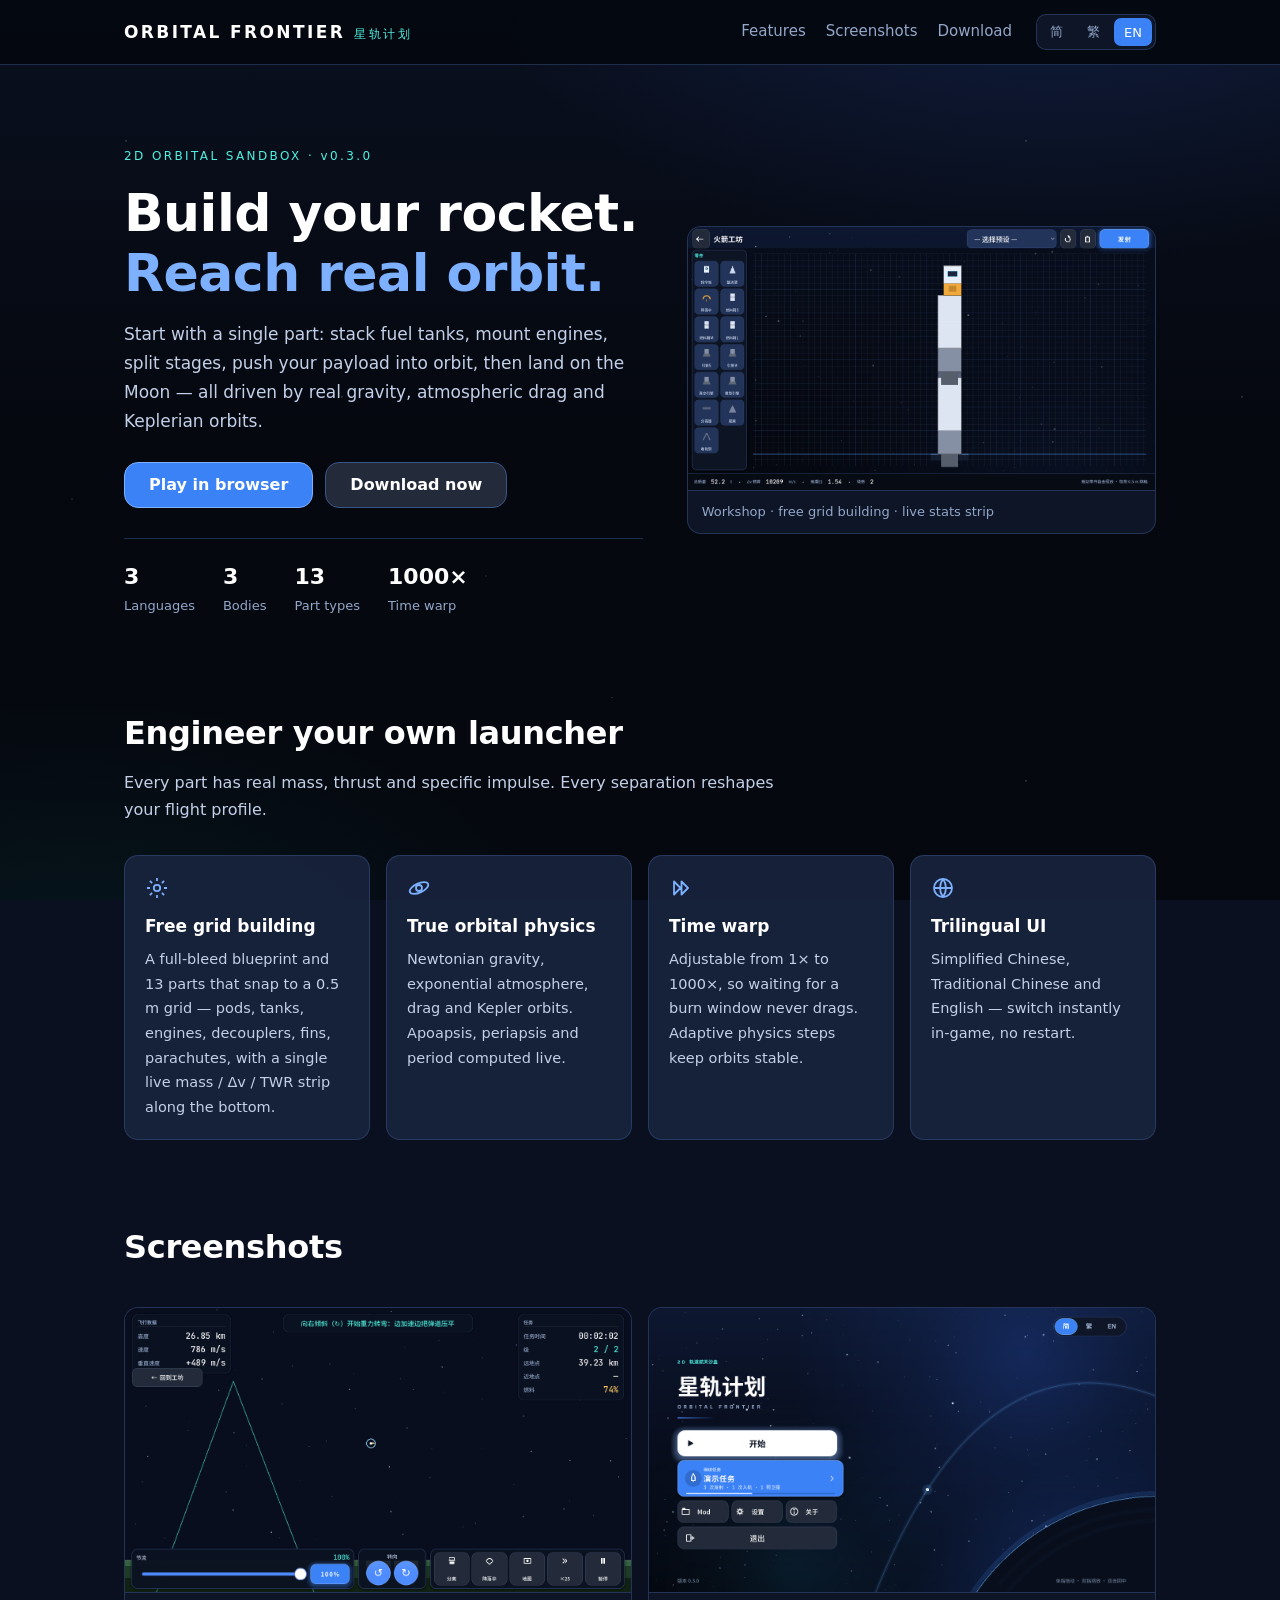
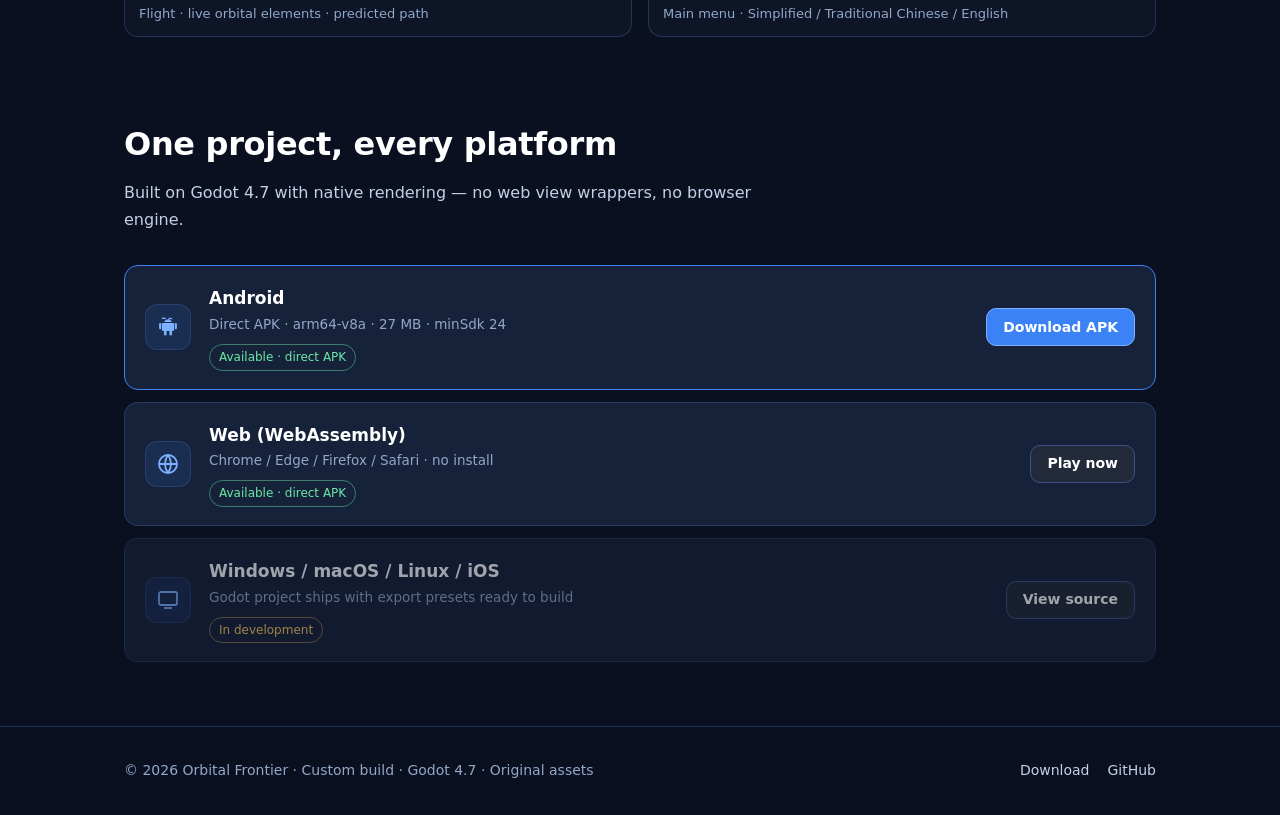
<file: website/index.html>
<!DOCTYPE html>
<html lang="zh-CN">
<head>
<meta charset="UTF-8">
<meta name="viewport" content="width=device-width, initial-scale=1.0">
<title>星轨计划 ORBITAL FRONTIER — 2D 轨道航天沙盒</title>
<meta name="description" content="自由组装多级火箭，在真实引力场中发射、入轨、变轨与着陆。跨平台 2D 轨道航天模拟游戏。">
<link rel="stylesheet" href="assets/style.css">
<link rel="icon" href="data:image/svg+xml,<svg xmlns='http://www.w3.org/2000/svg' viewBox='0 0 32 32'><rect width='32' height='32' rx='7' fill='%230a1020'/><circle cx='16' cy='16' r='5' fill='%233b82f6'/><ellipse cx='16' cy='16' rx='13' ry='6' fill='none' stroke='%234ff0df' stroke-width='1.6' transform='rotate(-25 16 16)'/></svg>">
</head>
<body>

<header>
  <div class="wrap nav">
    <a class="brand" href="index.html">
      <span class="mark">ORBITAL FRONTIER</span>
      <span class="sub" data-i18n="brand.sub">星轨计划</span>
    </a>
    <nav class="links">
      <a class="link" href="#features" data-i18n="nav.features">特性</a>
      <a class="link" href="#shots" data-i18n="nav.shots">截图</a>
      <a class="link" href="download.html" data-i18n="nav.download">下载</a>
    </nav>
    <div class="lang" id="lang">
      <button data-lang="zh_CN" class="on">简</button>
      <button data-lang="zh_TW">繁</button>
      <button data-lang="en">EN</button>
    </div>
  </div>
</header>

<!-- ── Hero ───────────────────────────────── -->
<section class="hero">
  <div class="wrap hero-grid">
    <div class="reveal">
      <div class="kicker" data-i18n="hero.kicker">2D 轨道航天沙盒 · v0.3.0</div>
      <h1><span data-i18n="hero.t1">组装你的火箭</span><br><em data-i18n="hero.t2">飞向真实轨道</em></h1>
      <p class="lede" data-i18n="hero.lede">从一枚零件开始：堆叠燃料罐、挂上引擎、分离级段，把载荷送进轨道，再降落在月球上。全部基于真实的引力、大气阻力与开普勒轨道力学。</p>
      <div class="cta">
        <a class="btn primary" href="play/" data-i18n="hero.cta2">网页试玩</a>
        <a class="btn" href="download.html" data-i18n="hero.cta1">下载 Android 版</a>
      </div>
      <div class="meta">
        <div><b>3</b><span data-i18n="hero.m1">语言</span></div>
        <div><b>3</b><span data-i18n="hero.m2">星球</span></div>
        <div><b>13</b><span data-i18n="hero.m3">零件类型</span></div>
        <div><b>1000×</b><span data-i18n="hero.m4">时间加速</span></div>
      </div>
    </div>
    <figure class="shot reveal">
      <img src="assets/shots/workshop.png" alt="火箭工坊" loading="lazy">
      <figcaption data-i18n="shot.workshop">火箭工坊 · 网格自由建造 · 底部实时参数条</figcaption>
    </figure>
  </div>
</section>

<!-- ── 特性 ───────────────────────────────── -->
<section id="features" class="tight">
  <div class="wrap">
    <div class="sec-head reveal">
      <h2 data-i18n="feat.title">像工程师一样造火箭</h2>
      <p data-i18n="feat.sub">每一个零件都有质量、推力与比冲，每一级分离都会改变你的飞行剖面。</p>
    </div>
    <div class="grid c4">
      <div class="card reveal">
        <div class="ico"><svg viewBox="0 0 24 24" fill="none" stroke="currentColor" stroke-width="1.8"><circle cx="12" cy="12" r="3.2"/><path d="M12 2v3M12 19v3M2 12h3M19 12h3M4.9 4.9l2.2 2.2M16.9 16.9l2.2 2.2M19.1 4.9l-2.2 2.2M7.1 16.9l-2.2 2.2"/></svg></div>
        <h3 data-i18n="feat.1.t">网格自由建造</h3>
        <p data-i18n="feat.1.d">蓝图铺满整屏，13 种零件在 0.5 m 网格上自由摆放：指令舱、燃料箱、引擎、分离器、尾翼、降落伞……底部一条参数栏实时显示质量、Δv 与推重比。</p>
      </div>
      <div class="card reveal">
        <div class="ico"><svg viewBox="0 0 24 24" fill="none" stroke="currentColor" stroke-width="1.8"><circle cx="12" cy="12" r="3"/><ellipse cx="12" cy="12" rx="10" ry="4.6" transform="rotate(-25 12 12)"/></svg></div>
        <h3 data-i18n="feat.2.t">真实轨道物理</h3>
        <p data-i18n="feat.2.d">牛顿引力、指数大气模型、阻力与开普勒轨道。远地点、近地点、轨道周期实时计算。</p>
      </div>
      <div class="card reveal">
        <div class="ico"><svg viewBox="0 0 24 24" fill="none" stroke="currentColor" stroke-width="1.8" stroke-linejoin="round"><path d="M5 5.5l6.5 6.5L5 18.5zM12.5 5.5L19 12l-6.5 6.5z"/></svg></div>
        <h3 data-i18n="feat.3.t">时间加速</h3>
        <p data-i18n="feat.3.d">1× 到 1000× 可调，等待下一次点火窗口不再漫长。物理步长自适应，轨道依然稳定。</p>
      </div>
      <div class="card reveal">
        <div class="ico"><svg viewBox="0 0 24 24" fill="none" stroke="currentColor" stroke-width="1.8"><circle cx="12" cy="12" r="9"/><path d="M3 12h18M12 3a15 15 0 0 1 0 18M12 3a15 15 0 0 0 0 18"/></svg></div>
        <h3 data-i18n="feat.6.t">三语言界面</h3>
        <p data-i18n="feat.6.d">简体中文、繁體中文与 English，游戏内一键即时切换，无需重启。</p>
      </div>
    </div>
  </div>
</section>

<!-- ── 截图 ───────────────────────────────── -->
<section id="shots" class="tight">
  <div class="wrap">
    <div class="sec-head reveal">
      <h2 data-i18n="shots.title">游戏画面</h2>
    </div>
    <div class="grid c2">
      <figure class="shot reveal">
        <img src="assets/shots/flight.png" alt="入轨飞行" loading="lazy">
        <figcaption data-i18n="shot.flight">飞行控制 · 实时轨道根数 · 预测轨迹</figcaption>
      </figure>
      <figure class="shot reveal">
        <img src="assets/shots/menu.png" alt="主菜单" loading="lazy">
        <figcaption data-i18n="shot.menu">主菜单 · 简中 / 繁中 / English</figcaption>
      </figure>
    </div>
  </div>
</section>

<!-- ── 下载 ───────────────────────────────── -->
<section class="tight">
  <div class="wrap">
    <div class="sec-head reveal">
      <h2 data-i18n="plat.title">选择你的平台</h2>
      <p data-i18n="plat.sub">基于 Godot 4.7 原生渲染，不套壳、不依赖浏览器内核。</p>
    </div>
    <div class="rows">
      <div class="row hl reveal">
        <div class="ico"><svg viewBox="0 0 24 24" fill="currentColor"><path d="M6 8.5h12v7a1 1 0 0 1-1 1h-1v3.2a1.3 1.3 0 1 1-2.6 0V16.5h-2.8v3.2a1.3 1.3 0 1 1-2.6 0V16.5H7a1 1 0 0 1-1-1zM4.2 8.5a1.1 1.1 0 0 1 1.1 1.1v4.2a1.1 1.1 0 0 1-2.2 0V9.6a1.1 1.1 0 0 1 1.1-1.1zm15.6 0a1.1 1.1 0 0 1 1.1 1.1v4.2a1.1 1.1 0 0 1-2.2 0V9.6a1.1 1.1 0 0 1 1.1-1.1zM15.6 3.2l1 1.7a5.6 5.6 0 0 0-4.6 0l1-1.7a.6.6 0 0 1 .8-.2.6.6 0 0 1 .2.8zM8.4 3.2a.6.6 0 0 1 .8-.2l1 1.7a5.6 5.6 0 0 0-4.6 0l1-1.7a.6.6 0 0 1 .8-.2zM8 7.4h8a4.4 4.4 0 0 0-8 0z" transform="translate(0,-.5)"/></svg></div>
        <div class="info">
          <div class="n">Android</div>
          <div class="d" data-i18n="plat.android.d">APK 直装 · arm64-v8a · 27 MB · minSdk 24</div>
          <div style="margin-top:6px"><span class="tag ok" data-i18n="plat.available">已支持</span></div>
        </div>
        <div class="act">
          <a class="btn primary sm" href="downloads/orbital-frontier.apk" download data-i18n="dl.btn">下载 APK</a>
        </div>
      </div>
      <div class="row reveal">
        <div class="ico"><svg viewBox="0 0 24 24" fill="none" stroke="currentColor" stroke-width="1.8"><circle cx="12" cy="12" r="9"/><path d="M3 12h18M12 3a15 15 0 0 1 0 18M12 3a15 15 0 0 0 0 18"/></svg></div>
        <div class="info">
          <div class="n">Web (WebAssembly)</div>
          <div class="d" data-i18n="plat.web.d">Chrome / Edge / Firefox / Safari · 无需安装</div>
          <div style="margin-top:6px"><span class="tag ok" data-i18n="plat.available">已支持</span></div>
        </div>
        <div class="act">
          <a class="btn sm" href="play/" data-i18n="plat.play">立即试玩</a>
        </div>
      </div>
      <div class="row dim reveal">
        <div class="ico"><svg viewBox="0 0 24 24" fill="none" stroke="currentColor" stroke-width="1.8"><rect x="3" y="4" width="18" height="13" rx="2"/><path d="M8 20h8"/></svg></div>
        <div class="info">
          <div class="n">Windows / macOS / Linux / iOS</div>
          <div class="d" data-i18n="plat.desk.d">Godot 工程已配好导出预设，可自行打包</div>
          <div style="margin-top:6px"><span class="tag warn" data-i18n="plat.soon">开发中</span></div>
        </div>
        <div class="act">
          <a class="btn sm" href="https://github.com/DingdingOvO/orbital-frontier" target="_blank" rel="noopener" data-i18n="plat.src">查看源码</a>
        </div>
      </div>
    </div>
  </div>
</section>

<footer>
  <div class="wrap foot">
    <div>© 2026 Orbital Frontier · <span data-i18n="foot.made">自制引擎 · Godot 4.7 · 原创素材</span></div>
    <div style="display:flex;gap:18px">
      <a href="download.html" data-i18n="nav.download">下载</a>
      <a href="https://github.com/DingdingOvO/orbital-frontier" target="_blank" rel="noopener">GitHub</a>
    </div>
  </div>
</footer>

<script src="assets/i18n.js"></script>
<script>OF.initI18n('index');</script>
</body>
</html>
</file>
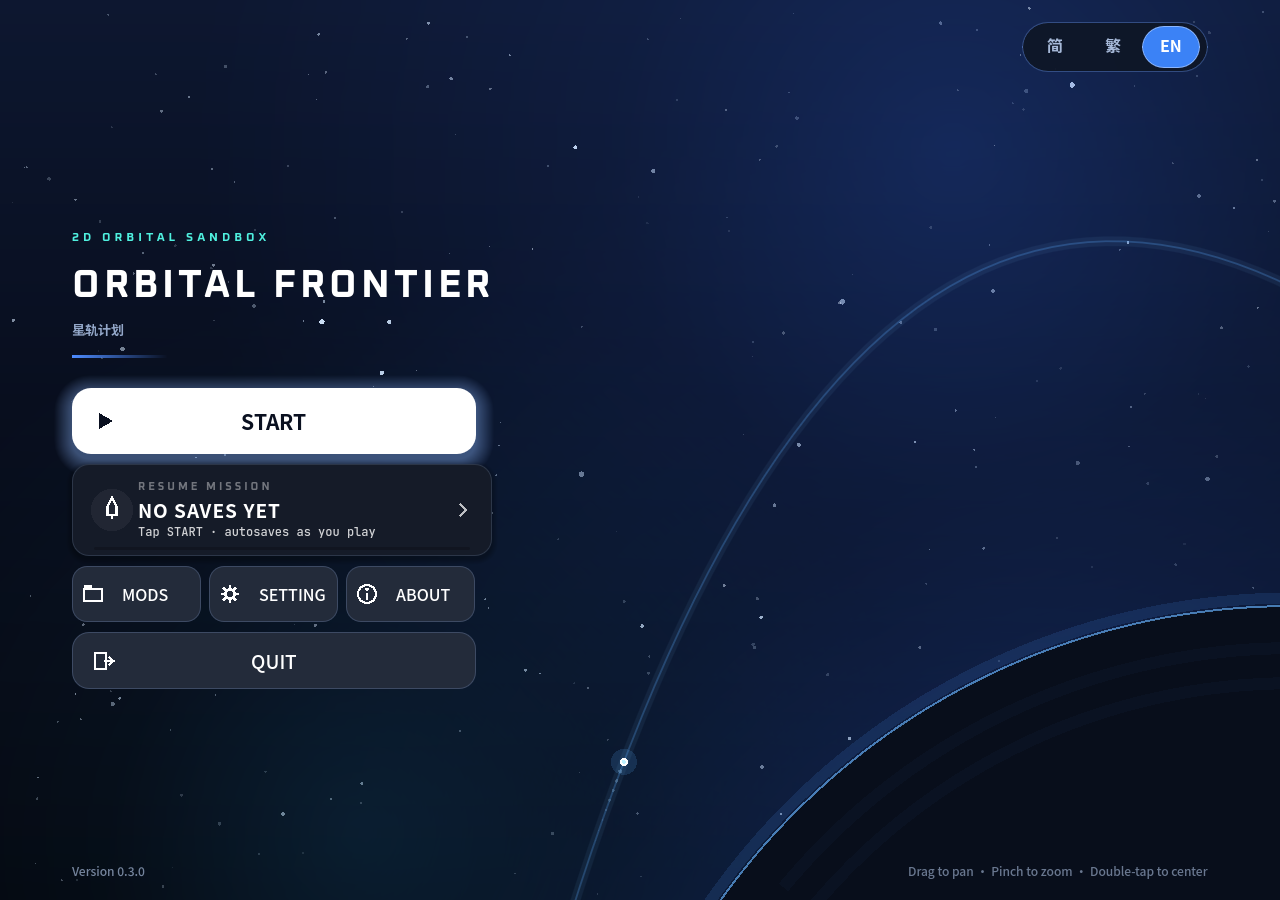
<file: website/play/index.html>
<!DOCTYPE html>
<html lang="en">
	<head>
		<meta charset="utf-8">
		<meta name="viewport" content="width=device-width, user-scalable=no, initial-scale=1.0">
		<title>Orbital Frontier</title>
		<style>
html, body, #canvas {
	margin: 0;
	padding: 0;
	border: 0;
}

body {
	color: white;
	background-color: black;
	overflow: hidden;
	touch-action: none;
}

#canvas {
	display: block;
}

#canvas:focus {
	outline: none;
}

#status, #status-splash, #status-progress {
	position: absolute;
	left: 0;
	right: 0;
}

#status, #status-splash {
	top: 0;
	bottom: 0;
}

#status {
	background-color: #06080f;
	display: flex;
	flex-direction: column;
	justify-content: center;
	align-items: center;
	visibility: hidden;
}

#status-splash {
	max-height: 100%;
	max-width: 100%;
	margin: auto;
}

#status-splash.show-image--false {
	display: none;
}

#status-splash.fullsize--true {
	height: 100%;
	width: 100%;
	object-fit: contain;
}

#status-splash.use-filter--false {
	image-rendering: pixelated;
}

#status-progress, #status-notice {
	display: none;
}

#status-progress {
	bottom: 10%;
	width: 50%;
	margin: 0 auto;
}

#status-notice {
	background-color: #5b3943;
	border-radius: 0.5rem;
	border: 1px solid #9b3943;
	color: #e0e0e0;
	font-family: 'Noto Sans', 'Droid Sans', Arial, sans-serif;
	line-height: 1.3;
	margin: 0 2rem;
	overflow: hidden;
	padding: 1rem;
	text-align: center;
	z-index: 1;
}
		</style>
		<link id="-gd-engine-icon" rel="icon" type="image/png" href="index.icon.png" />
<link rel="apple-touch-icon" href="index.apple-touch-icon.png"/>

	</head>
	<body>
		<canvas id="canvas">
			Your browser does not support the canvas tag.
		</canvas>

		<noscript>
			Your browser does not support JavaScript.
		</noscript>

		<div id="status">
			<img id="status-splash" class="show-image--false fullsize--true use-filter--true" src="index.png" alt="">
			<progress id="status-progress"></progress>
			<div id="status-notice"></div>
		</div>

		<script src="index.js"></script>
		<script>
const GODOT_CONFIG = {"args":[],"canvasResizePolicy":2,"emscriptenPoolSize":8,"ensureCrossOriginIsolationHeaders":true,"executable":"index","experimentalVK":false,"fileSizes":{"index.pck":938892,"index.wasm":39514754},"focusCanvas":true,"gdextensionLibs":[],"godotPoolSize":4};
const GODOT_THREADS_ENABLED = false;
const engine = new Engine(GODOT_CONFIG);

(function () {
	const statusOverlay = document.getElementById('status');
	const statusProgress = document.getElementById('status-progress');
	const statusNotice = document.getElementById('status-notice');

	let initializing = true;
	let statusMode = '';

	function setStatusMode(mode) {
		if (statusMode === mode || !initializing) {
			return;
		}
		if (mode === 'hidden') {
			statusOverlay.remove();
			initializing = false;
			return;
		}
		statusOverlay.style.visibility = 'visible';
		statusProgress.style.display = mode === 'progress' ? 'block' : 'none';
		statusNotice.style.display = mode === 'notice' ? 'block' : 'none';
		statusMode = mode;
	}

	function setStatusNotice(text) {
		while (statusNotice.lastChild) {
			statusNotice.removeChild(statusNotice.lastChild);
		}
		const lines = text.split('\n');
		lines.forEach((line) => {
			statusNotice.appendChild(document.createTextNode(line));
			statusNotice.appendChild(document.createElement('br'));
		});
	}

	function displayFailureNotice(err) {
		console.error(err);
		if (err instanceof Error) {
			setStatusNotice(err.message);
		} else if (typeof err === 'string') {
			setStatusNotice(err);
		} else {
			setStatusNotice('An unknown error occurred.');
		}
		setStatusMode('notice');
		initializing = false;
	}

	const missing = Engine.getMissingFeatures({
		threads: GODOT_THREADS_ENABLED,
	});

	if (missing.length !== 0) {
		if (GODOT_CONFIG['serviceWorker'] && GODOT_CONFIG['ensureCrossOriginIsolationHeaders'] && 'serviceWorker' in navigator) {
			let serviceWorkerRegistrationPromise;
			try {
				serviceWorkerRegistrationPromise = navigator.serviceWorker.getRegistration();
			} catch (err) {
				serviceWorkerRegistrationPromise = Promise.reject(new Error('Service worker registration failed.'));
			}
			// There's a chance that installing the service worker would fix the issue
			Promise.race([
				serviceWorkerRegistrationPromise.then((registration) => {
					if (registration != null) {
						return Promise.reject(new Error('Service worker already exists.'));
					}
					return registration;
				}).then(() => engine.installServiceWorker()),
				// For some reason, `getRegistration()` can stall
				new Promise((resolve) => {
					setTimeout(() => resolve(), 2000);
				}),
			]).then(() => {
				// Reload if there was no error.
				window.location.reload();
			}).catch((err) => {
				console.error('Error while registering service worker:', err);
			});
		} else {
			// Display the message as usual
			const missingMsg = 'Error\nThe following features required to run Godot projects on the Web are missing:\n';
			displayFailureNotice(missingMsg + missing.join('\n'));
		}
	} else {
		setStatusMode('progress');
		engine.startGame({
			'onProgress': function (current, total) {
				if (current > 0 && total > 0) {
					statusProgress.value = current;
					statusProgress.max = total;
				} else {
					statusProgress.removeAttribute('value');
					statusProgress.removeAttribute('max');
				}
			},
		}).then(() => {
			setStatusMode('hidden');
		}, displayFailureNotice);
	}
}());
		</script>
	</body>
</html>
</file>
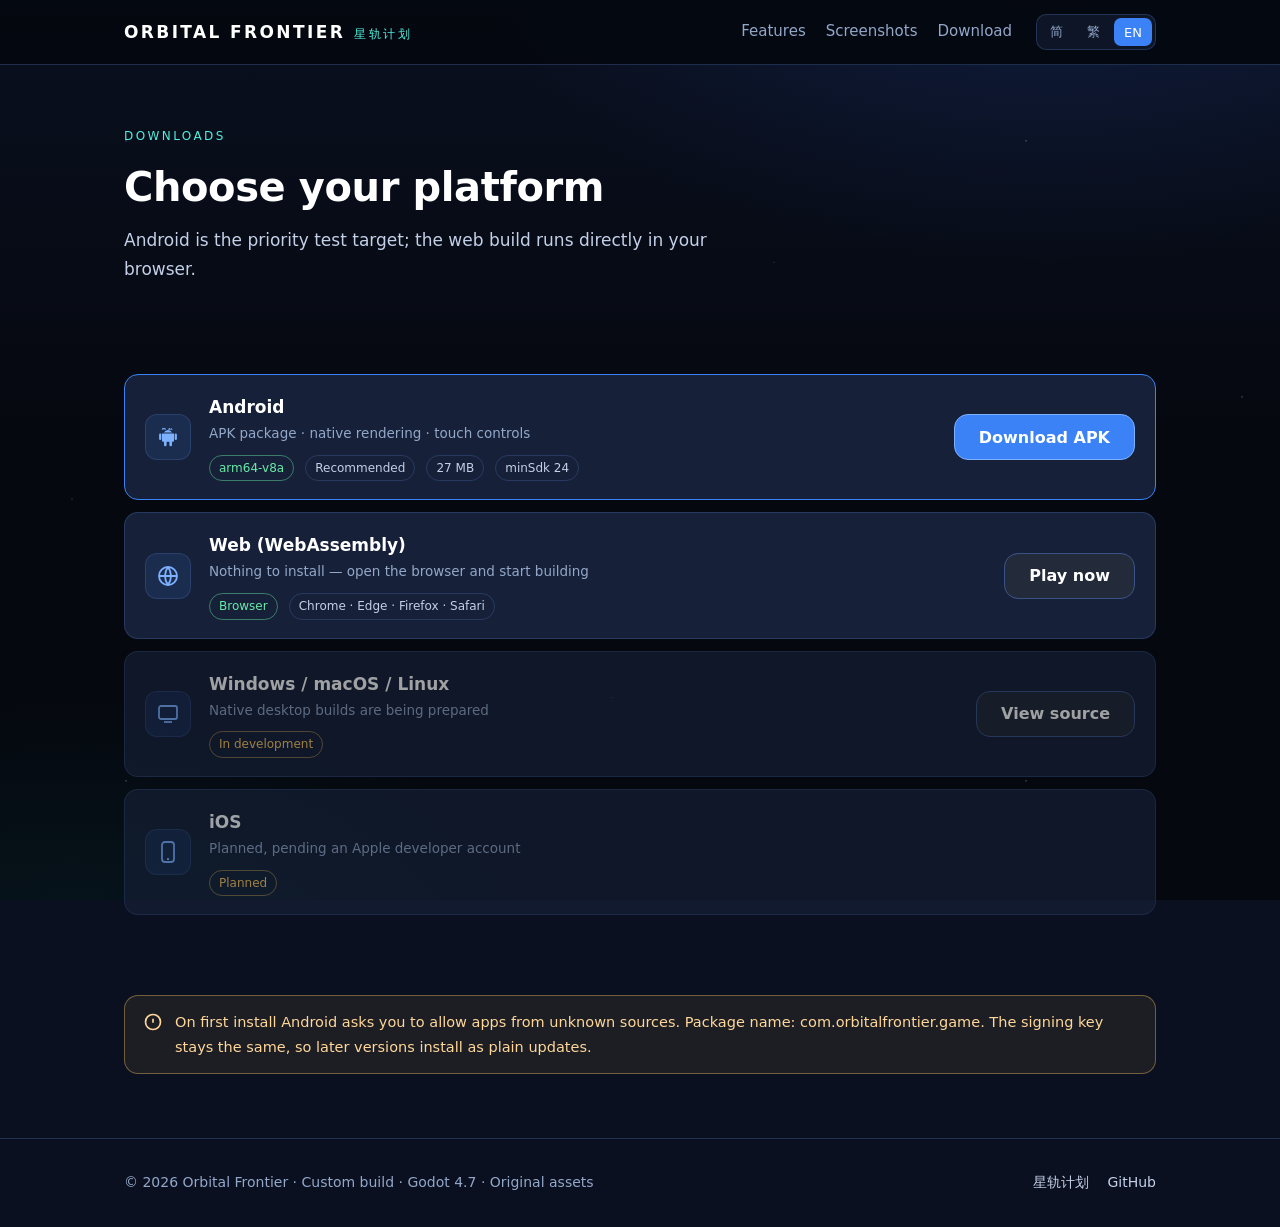
<file: website/download.html>
<!DOCTYPE html>
<html lang="zh-CN">
<head>
<meta charset="UTF-8">
<meta name="viewport" content="width=device-width, initial-scale=1.0">
<title>下载 — 星轨计划 ORBITAL FRONTIER</title>
<meta name="description" content="下载星轨计划 ORBITAL FRONTIER：Android APK 直装，或直接在浏览器中试玩。">
<link rel="stylesheet" href="assets/style.css">
<link rel="icon" href="data:image/svg+xml,<svg xmlns='http://www.w3.org/2000/svg' viewBox='0 0 32 32'><rect width='32' height='32' rx='7' fill='%230a1020'/><circle cx='16' cy='16' r='5' fill='%233b82f6'/><ellipse cx='16' cy='16' rx='13' ry='6' fill='none' stroke='%234ff0df' stroke-width='1.6' transform='rotate(-25 16 16)'/></svg>">
</head>
<body>

<header>
  <div class="wrap nav">
    <a class="brand" href="index.html">
      <span class="mark">ORBITAL FRONTIER</span>
      <span class="sub" data-i18n="brand.sub">星轨计划</span>
    </a>
    <nav class="links">
      <a class="link" href="index.html#features" data-i18n="nav.features">特性</a>
      <a class="link" href="index.html#shots" data-i18n="nav.shots">截图</a>
      <a class="link" href="download.html" data-i18n="nav.download">下载</a>
    </nav>
    <div class="lang" id="lang">
      <button data-lang="zh_CN" class="on">简</button>
      <button data-lang="zh_TW">繁</button>
      <button data-lang="en">EN</button>
    </div>
  </div>
</header>

<section class="hero" style="padding:56px 0 24px">
  <div class="wrap">
    <div class="kicker" data-i18n="dl.eyebrow">下载</div>
    <h1 style="font-size:clamp(28px,3.6vw,40px)" data-i18n="dl.title">选择你的平台</h1>
    <p class="lede" data-i18n="dl.sub">当前优先测试 Android 端，Web 版可直接在浏览器中运行。</p>
  </div>
</section>

<section class="tight">
  <div class="wrap">
    <div class="rows">

      <div class="row hl reveal">
        <div class="ico"><svg viewBox="0 0 24 24" fill="currentColor"><path d="M6 8.6h12v7.1a1 1 0 0 1-1 1h-1v3.2a1.3 1.3 0 1 1-2.6 0v-3.2h-2.8v3.2a1.3 1.3 0 1 1-2.6 0v-3.2H7a1 1 0 0 1-1-1zM4.2 8.6a1.1 1.1 0 0 1 1.1 1.1v4.2a1.1 1.1 0 0 1-2.2 0V9.7a1.1 1.1 0 0 1 1.1-1.1zm15.6 0a1.1 1.1 0 0 1 1.1 1.1v4.2a1.1 1.1 0 0 1-2.2 0V9.7a1.1 1.1 0 0 1 1.1-1.1zM15.6 3.3l1 1.7a5.6 5.6 0 0 0-4.6 0l1-1.7a.6.6 0 0 1 .8-.2.6.6 0 0 1 .2.8zM8.4 3.3a.6.6 0 0 1 .8-.2l1 1.7a5.6 5.6 0 0 0-4.6 0l1-1.7a.6.6 0 0 1 .8-.2zM8 7.5h8a4.4 4.4 0 0 0-8 0z"/></svg></div>
        <div class="info">
          <div class="n" data-i18n="dl.android.n">Android</div>
          <div class="d" data-i18n="dl.android.d">APK 安装包 · 原生渲染 · 支持触摸操作</div>
          <div style="margin-top:8px">
            <span class="tag ok" data-i18n="dl.android.tag1">arm64-v8a</span>
            <span class="tag" data-i18n="dl.android.tag2">推荐</span>
            <span class="tag">27 MB</span>
            <span class="tag">minSdk 24</span>
          </div>
        </div>
        <div class="act">
          <a class="btn primary" href="downloads/orbital-frontier.apk" download data-i18n="dl.android.btn">下载 APK</a>
        </div>
      </div>

      <div class="row reveal">
        <div class="ico"><svg viewBox="0 0 24 24" fill="none" stroke="currentColor" stroke-width="1.8"><circle cx="12" cy="12" r="9"/><path d="M3 12h18M12 3a15 15 0 0 1 0 18M12 3a15 15 0 0 0 0 18"/></svg></div>
        <div class="info">
          <div class="n" data-i18n="dl.web.n">Web (WebAssembly)</div>
          <div class="d" data-i18n="dl.web.d">无需安装，打开浏览器即可开始建造与发射</div>
          <div style="margin-top:8px">
            <span class="tag ok" data-i18n="dl.web.tag1">浏览器</span>
            <span class="tag">Chrome · Edge · Firefox · Safari</span>
          </div>
        </div>
        <div class="act">
          <a class="btn" href="play/" data-i18n="dl.web.btn">立即试玩</a>
        </div>
      </div>

      <div class="row dim reveal">
        <div class="ico"><svg viewBox="0 0 24 24" fill="none" stroke="currentColor" stroke-width="1.8"><rect x="3" y="4" width="18" height="13" rx="2"/><path d="M8 20h8"/></svg></div>
        <div class="info">
          <div class="n" data-i18n="dl.pc.n">Windows / macOS / Linux</div>
          <div class="d" data-i18n="dl.pc.d">桌面原生版本正在构建中</div>
          <div style="margin-top:8px"><span class="tag warn" data-i18n="plat.soon">开发中</span></div>
        </div>
        <div class="act">
          <a class="btn" href="https://github.com/DingdingOvO/orbital-frontier" target="_blank" rel="noopener" data-i18n="plat.src">查看源码</a>
        </div>
      </div>

      <div class="row dim reveal">
        <div class="ico"><svg viewBox="0 0 24 24" fill="none" stroke="currentColor" stroke-width="1.8"><rect x="6" y="2" width="12" height="20" rx="3"/><path d="M11 19h2"/></svg></div>
        <div class="info">
          <div class="n" data-i18n="dl.ios.n">iOS</div>
          <div class="d" data-i18n="dl.ios.d">计划中，等待 Apple 开发者账号</div>
          <div style="margin-top:8px"><span class="tag warn" data-i18n="plat.planned">计划中</span></div>
        </div>
        <div class="act"></div>
      </div>

    </div>
  </div>
</section>

<section class="tight">
  <div class="wrap">
    <div class="notice">
      <svg width="20" height="20" viewBox="0 0 24 24" fill="none" stroke="currentColor" stroke-width="2" style="flex:none;margin-top:2px"><circle cx="12" cy="12" r="9"/><path d="M12 8v5M12 16.5v.01"/></svg>
      <div data-i18n="dl.note">Android 首次安装需在系统设置中允许「安装未知来源应用」。游戏包名为 com.orbitalfrontier.game，签名与后续版本一致，可直接覆盖升级。</div>
    </div>
  </div>
</section>

<footer>
  <div class="wrap foot">
    <div>© 2026 Orbital Frontier · <span data-i18n="foot.made">自制引擎 · Godot 4.7 · 原创素材</span></div>
    <div style="display:flex;gap:18px">
      <a href="index.html" data-i18n="brand.sub">星轨计划</a>
      <a href="https://github.com/DingdingOvO/orbital-frontier" target="_blank" rel="noopener">GitHub</a>
    </div>
  </div>
</footer>

<script src="assets/i18n.js"></script>
<script>OF.initI18n('download');</script>
</body>
</html>
</file>
<file: website/assets/style.css>
/* ══════════════════════════════════════════════════════════
   ORBITAL FRONTIER / 星轨计划 — 官网样式
   约定：与游戏内 UI 共用同一套配色与圆角；
        不用毛玻璃、不用渐变按钮、不做位移动效，保持简洁。
   ══════════════════════════════════════════════════════════ */

:root {
  /* 配色（与 sfs-game/src/ui/UiKit.gd 对齐） */
  --ink: #05080f;
  --bg: #0a1020;
  --panel: rgba(24, 36, 61, 0.93);
  --panel-lo: #0d1526;
  --stroke: #3b5488;
  --stroke-soft: rgba(59, 84, 136, 0.5);
  --text: #ffffff;
  --dim: #c3d0e8;
  --mute: #93a7c9;
  --accent: #3b82f6;
  --accent-hi: #7db0ff;
  --cyan: #4ff0df;
  --ok: #68eaa6;
  --warn: #ffc861;

  /* 统一尺寸 */
  --r: 14px;
  --gap: 16px;
  --maxw: 1080px;
  --font: "Noto Sans SC", "PingFang SC", "Microsoft YaHei", system-ui, -apple-system, "Segoe UI", Roboto, sans-serif;
}

* { box-sizing: border-box; margin: 0; padding: 0; }

html { scroll-behavior: smooth; }

body {
  font-family: var(--font);
  color: var(--text);
  background: var(--bg);
  line-height: 1.7;
  -webkit-font-smoothing: antialiased;
  overflow-x: hidden;
}

/* 背景：静态渐变 + 稀疏星点（无动画） */
body::before {
  content: "";
  position: fixed; inset: 0; z-index: -2;
  background:
    radial-gradient(900px 520px at 82% -8%, rgba(45, 90, 200, 0.20), transparent 65%),
    radial-gradient(760px 420px at 6% 108%, rgba(20, 150, 160, 0.10), transparent 65%),
    linear-gradient(180deg, #0a1020 0%, #05080f 48%, #05080f 100%);
}
body::after {
  content: "";
  position: fixed; inset: 0; z-index: -1; pointer-events: none;
  opacity: .6;
  background-image:
    radial-gradient(1.4px 1.4px at 14% 22%, rgba(255,255,255,.45), transparent),
    radial-gradient(1.2px 1.2px at 68% 9%, rgba(255,255,255,.35), transparent),
    radial-gradient(1.5px 1.5px at 38% 62%, rgba(255,255,255,.40), transparent),
    radial-gradient(1.1px 1.1px at 86% 41%, rgba(255,255,255,.30), transparent),
    radial-gradient(1.3px 1.3px at 8% 78%, rgba(255,255,255,.28), transparent),
    radial-gradient(1.2px 1.2px at 54% 90%, rgba(255,255,255,.32), transparent);
  background-size: 900px 640px;
}

/* ── 布局 ─────────────────────────────────── */
.wrap { max-width: var(--maxw); margin: 0 auto; padding: 0 24px; }
section { padding: 68px 0; }
section.tight { padding: 40px 0; }

/* ── 顶栏 ─────────────────────────────────── */
header {
  position: sticky; top: 0; z-index: 50;
  background: rgba(5, 8, 15, 0.94);
  border-bottom: 1px solid var(--stroke-soft);
}
.nav { display: flex; align-items: center; gap: 24px; height: 64px; }
.brand { display: flex; align-items: baseline; gap: 9px; text-decoration: none; color: var(--text); }
.brand .mark { font-weight: 800; font-size: 17px; letter-spacing: .14em; color: var(--text); }
.brand .sub { font-size: 12px; letter-spacing: .22em; color: var(--cyan); }
.nav .links { display: flex; gap: 20px; margin-left: auto; }
.nav a.link { color: var(--mute); text-decoration: none; font-size: 15px; }
.nav a.link:hover { color: var(--text); }

.lang {
  display: flex; gap: 4px; padding: 3px;
  border: 1px solid var(--stroke-soft); border-radius: 10px;
  background: var(--panel-lo);
}
.lang button {
  border: 0; background: transparent; color: var(--mute); cursor: pointer;
  font-family: var(--font); font-size: 13px; padding: 5px 10px; border-radius: 7px;
}
.lang button.on { background: var(--accent); color: #fff; }
.lang button:hover:not(.on) { color: var(--text); }

/* ── 按钮（与游戏内一致的两种层级）─────────── */
.btn {
  display: inline-flex; align-items: center; justify-content: center; gap: 8px;
  height: 46px; padding: 0 24px; border-radius: var(--r);
  border: 1px solid var(--stroke);
  background: #232b3a; color: #fff;
  font-family: var(--font); font-size: 16px; font-weight: 600;
  text-decoration: none; cursor: pointer;
  transition: background .16s, border-color .16s;
}
.btn:hover { background: #2f3a4e; border-color: #5b719c; }
.btn.primary { background: var(--accent); border-color: var(--accent-hi); }
.btn.primary:hover { background: #4a8ffa; }
.btn.sm { height: 38px; padding: 0 16px; font-size: 14px; border-radius: 10px; }
.btn.wide { width: 100%; }

/* ── Hero ─────────────────────────────────── */
.hero { padding: 76px 0 48px; }
.hero-grid { display: grid; grid-template-columns: 1.05fr .95fr; gap: 44px; align-items: center; }
.kicker {
  display: inline-block; font-size: 12px; letter-spacing: .2em;
  color: var(--cyan); margin-bottom: 18px;
}
h1 { font-size: clamp(32px, 4.6vw, 52px); line-height: 1.15; font-weight: 800; letter-spacing: -.01em; }
h1 em { font-style: normal; color: var(--accent-hi); }
.lede { font-size: 17px; color: var(--dim); max-width: 600px; margin: 16px 0 26px; }
.cta { display: flex; gap: 12px; flex-wrap: wrap; }

.meta { display: flex; gap: 28px; margin-top: 30px; padding-top: 24px; border-top: 1px solid var(--stroke-soft); }
.meta div b { display: block; font-size: 22px; font-weight: 700; color: var(--text); line-height: 1.3; }
.meta div span { font-size: 13px; color: var(--mute); }

/* 游戏截图卡 */
figure.shot {
  border: 1px solid var(--stroke-soft); border-radius: var(--r);
  overflow: hidden; background: var(--panel-lo);
}
figure.shot img { display: block; width: 100%; height: auto; }
figure.shot figcaption { padding: 10px 14px; font-size: 13px; color: var(--mute); border-top: 1px solid var(--stroke-soft); }

/* ── 区块标题 ─────────────────────────────── */
.sec-head { margin-bottom: 32px; }
.sec-head h2 { font-size: clamp(24px, 3vw, 32px); font-weight: 750; letter-spacing: -.01em; }
.sec-head p { color: var(--dim); font-size: 16px; margin-top: 8px; max-width: 660px; }

/* ── 卡片网格 ─────────────────────────────── */
.grid { display: grid; gap: var(--gap); }
.grid.c4 { grid-template-columns: repeat(4, 1fr); }
.grid.c3 { grid-template-columns: repeat(3, 1fr); }
.grid.c2 { grid-template-columns: repeat(2, 1fr); }

.card {
  background: var(--panel); border: 1px solid var(--stroke-soft);
  border-radius: var(--r); padding: 20px;
  transition: border-color .18s;
}
.card:hover { border-color: var(--stroke); }
.card h3 { font-size: 17px; font-weight: 650; margin-bottom: 6px; }
.card p { color: var(--dim); font-size: 14.5px; }
.card .ico { color: var(--accent-hi); margin-bottom: 12px; }
.card .ico svg { width: 24px; height: 24px; display: block; }

/* ── 列表行（下载 / 平台）─────────────────── */
.rows { display: grid; gap: 12px; }
.row {
  display: flex; align-items: center; gap: 18px; padding: 18px 20px;
  border: 1px solid var(--stroke-soft); border-radius: var(--r);
  background: var(--panel);
}
.row.hl { border-color: var(--accent); }
.row .ico {
  flex: none; width: 46px; height: 46px; border-radius: 12px;
  display: grid; place-items: center;
  color: var(--accent-hi); background: rgba(59, 130, 246, .12);
  border: 1px solid var(--stroke-soft);
}
.row .ico svg { width: 24px; height: 24px; }
.row .info { flex: 1; min-width: 0; }
.row .info .n { font-size: 17px; font-weight: 650; }
.row .info .d { font-size: 13.5px; color: var(--mute); }
.row .act { flex: none; display: flex; gap: 10px; align-items: center; }
.row.dim { opacity: .62; }

.dot { width: 9px; height: 9px; border-radius: 50%; background: var(--ok); flex: none; }
.dot.warn { background: var(--warn); }

.tag {
  display: inline-block; font-size: 12px; padding: 2px 9px; border-radius: 999px;
  border: 1px solid var(--stroke-soft); color: var(--dim); margin-right: 6px;
}
.tag.ok { border-color: rgba(104, 234, 166, .45); color: var(--ok); }
.tag.warn { border-color: rgba(255, 200, 97, .45); color: var(--warn); }

/* 提示条 */
.notice {
  display: flex; gap: 12px; align-items: flex-start;
  border: 1px solid rgba(255, 200, 97, .38); background: rgba(255, 200, 97, .08);
  border-radius: var(--r); padding: 14px 18px; color: #ffd79a; font-size: 14.5px;
}

/* ── 页脚 ─────────────────────────────────── */
footer {
  border-top: 1px solid var(--stroke-soft);
  padding: 32px 0; margin-top: 24px;
  color: var(--mute); font-size: 14px;
}
.foot { display: flex; justify-content: space-between; gap: 20px; flex-wrap: wrap; align-items: center; }
.foot a { color: var(--dim); text-decoration: none; }
.foot a:hover { color: var(--text); }

/* 内容默认就是可见的：不依赖 JS 触发，避免脚本失效时整页空白 */

/* ── 响应式 ───────────────────────────────── */
@media (max-width: 900px) {
  .hero-grid { grid-template-columns: 1fr; gap: 32px; }
  .grid.c4 { grid-template-columns: repeat(2, 1fr); }
  section { padding: 52px 0; }
}
@media (max-width: 620px) {
  .grid.c4, .grid.c3, .grid.c2 { grid-template-columns: 1fr; }
  .nav .links { display: none; }
  .row { flex-direction: column; align-items: stretch; }
  .row .act { justify-content: stretch; }
  .row .act .btn { flex: 1; }
  .meta { flex-wrap: wrap; gap: 18px 26px; }
  .hero { padding: 48px 0 32px; }
  section { padding: 40px 0; }
}
</file>
